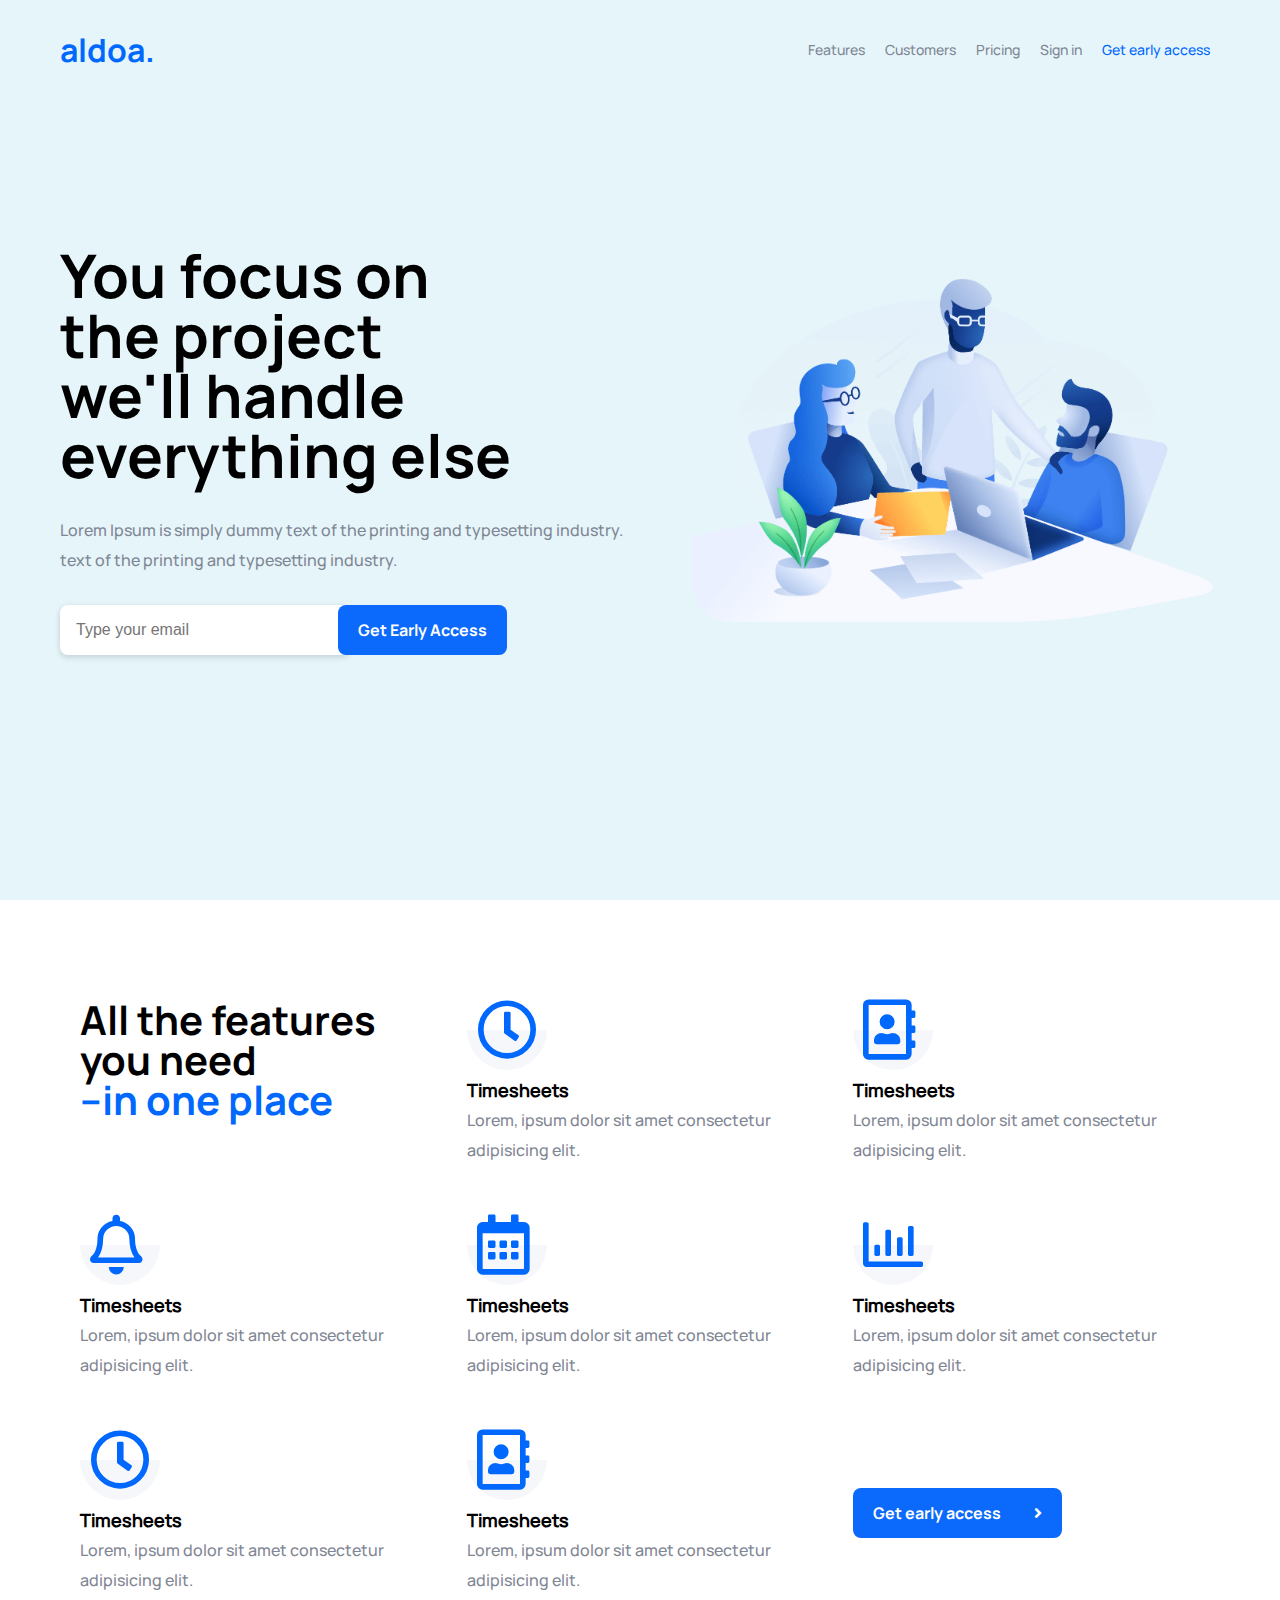
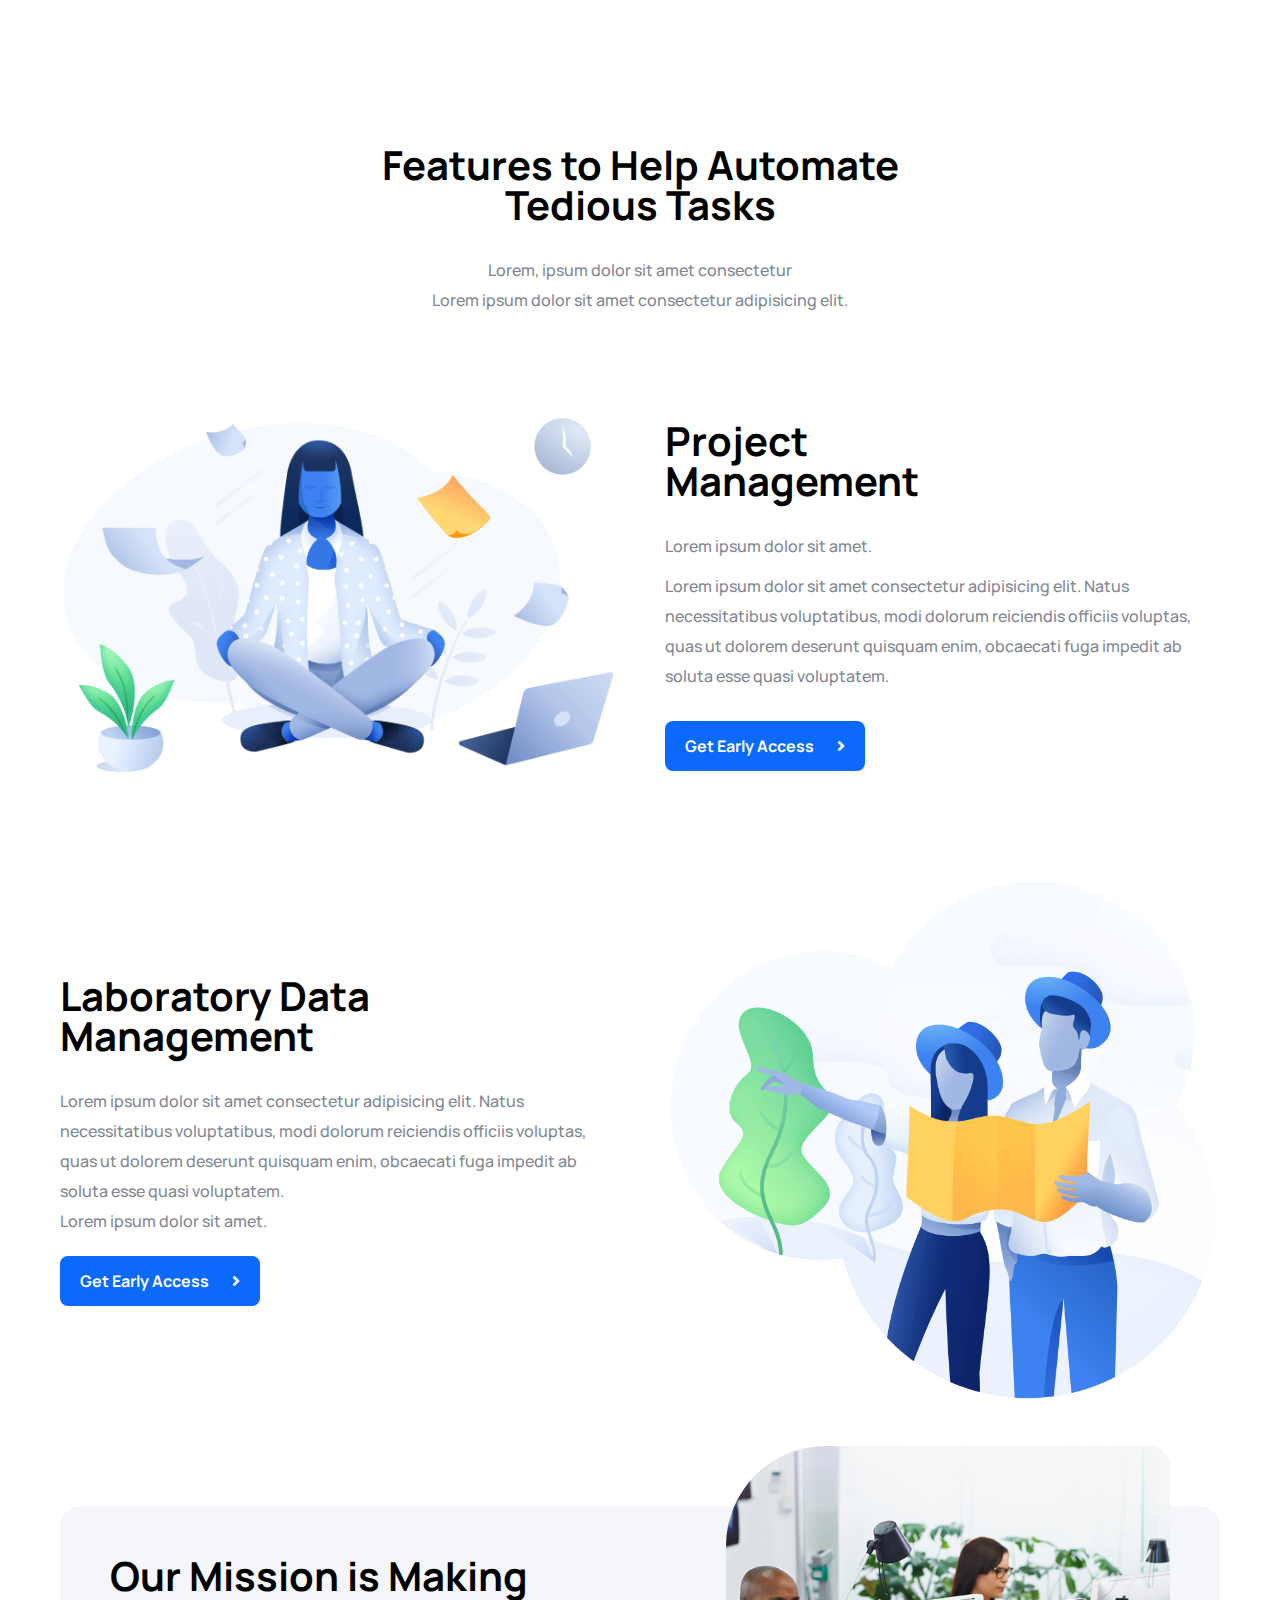
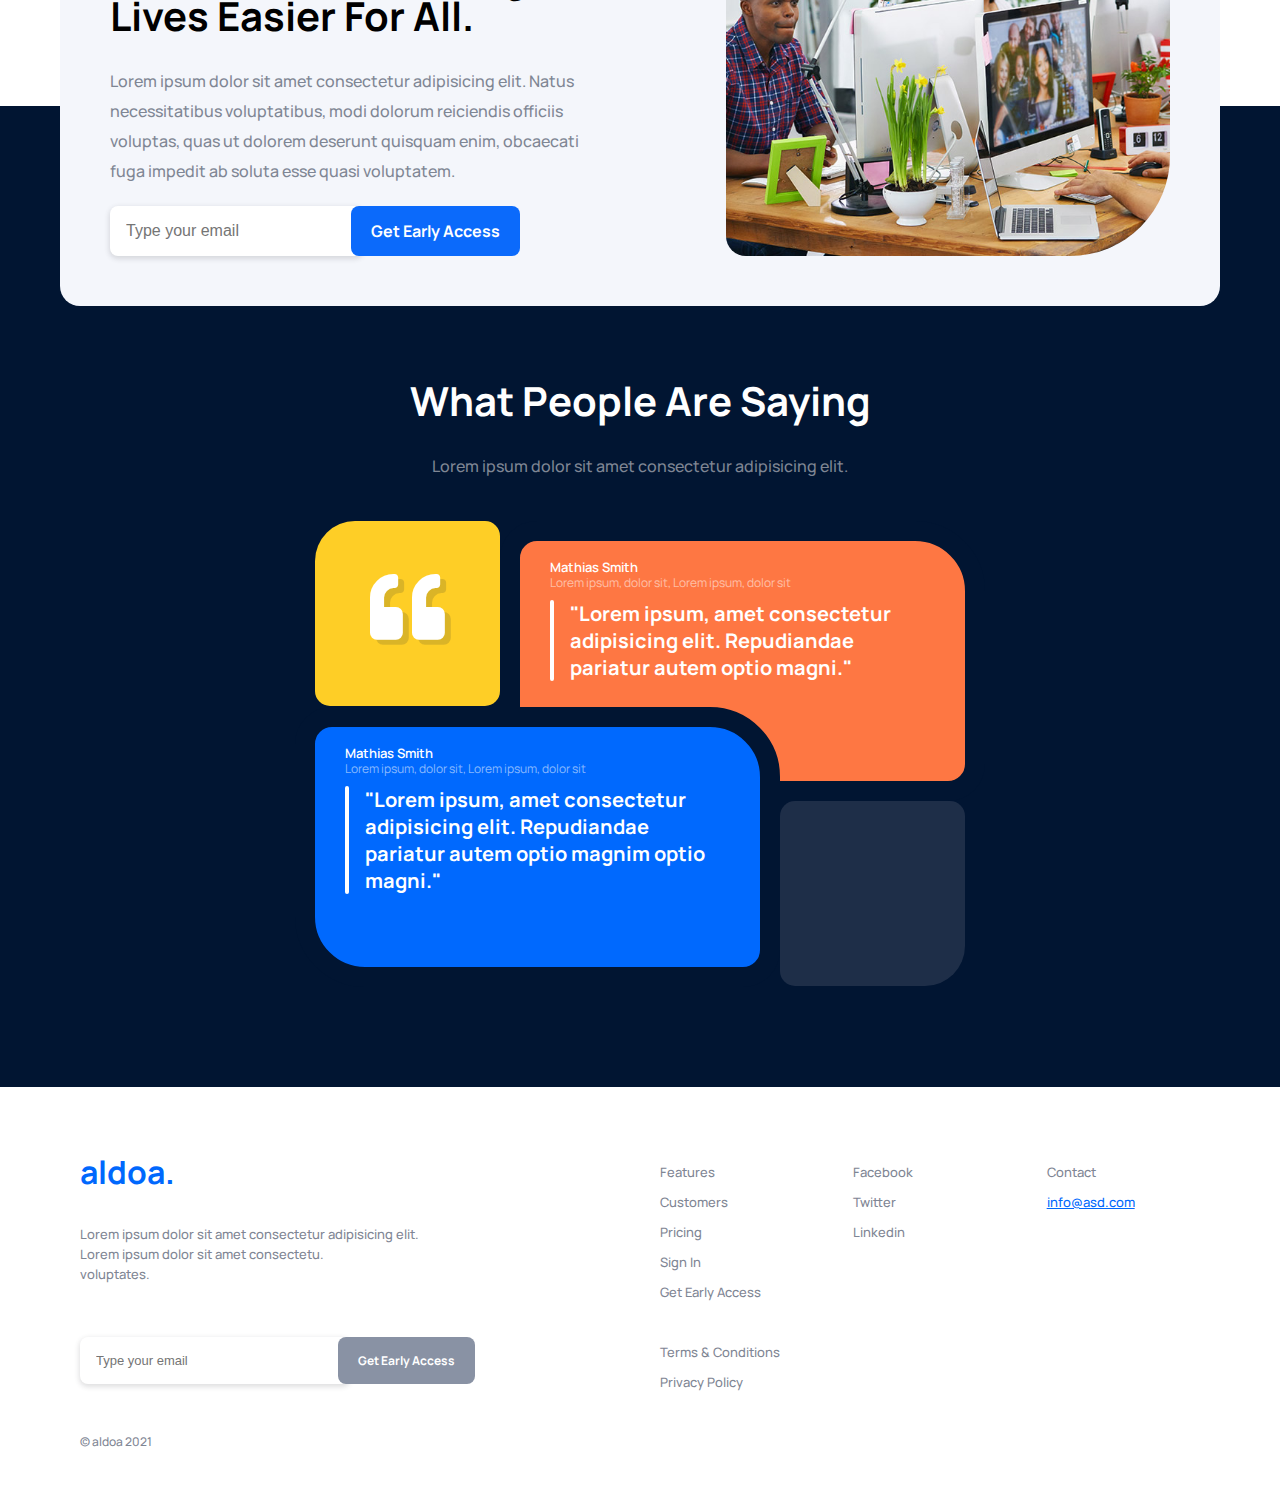
<file: index.html>
<!DOCTYPE html>
<html lang="en">
<head>
    <meta charset="UTF-8">
    <meta http-equiv="X-UA-Compatible" content="IE=edge">
    <meta name="viewport" content="width=device-width, initial-scale=1.0">
    <title>aldoa</title>
    <link rel="stylesheet" href="css/all.css">
    <link rel="stylesheet" href="css/style.css">
</head>
<body>
    <div>
        <header id="header">
            <div class="container flex-box">
                <h1><a href="index.html" class="logo">aldoa.</a></h1>
                <nav>
                    <ul class="flex-box">
                        <li><a href="">Features</a></li>
                        <li><a href="">Customers</a></li>
                        <li><a href="">Pricing</a></li>
                        <li><a href="">Sign in</a></li>
                        <li><a href="contact.html" class="txt-blue">Get early access</a></li>
                    </ul>
                </nav>
                <a href="" class="mobile-menu mobile-only">
                    <span class="hamburger-inner"></span>
                </a>
            </div>
        </header>
        <main id="main">
            <section class="banner">
                <div class="container flex-box">
                    <div class="panel-left">
                        <h2>You focus on<br/> the project <br/>we'll handle <br/>everything else</h2>
                        <p>Lorem Ipsum is simply dummy text of the printing and typesetting industry. text of the printing and typesetting industry.</p>
                        <div class="email-box flex-box">
                            <input type="text" placeholder="Type your email"> 
                            <input class="btn btn-primary" type="submit" value="Get Early Access">
                        </div>
                    </div>
                    <div class="panel-right">
                        <img  src="images/illustration-2.png" alt="Home">
                    </div>
                </div>
            </section>
            <div class="container">
                <section class="block">
                    <ul class="flex-box list-style-one">
                            <li>
                                <h3>All the features<br>you need<br><span class="txt-blue">--in one place</span></h3>
                            </li>
                            <li>
                                <i class="far fa-clock"></i>
                                <h4>Timesheets</h4>
                                <span>Lorem, ipsum dolor sit amet consectetur adipisicing elit.</span>
                            </li>
                            <li>
                                <i class="far fa-address-book"></i>
                                <h4>Timesheets</h4>
                                <span>Lorem, ipsum dolor sit amet consectetur adipisicing elit.</span>
                            </li> <li>
                                <i class="far fa-bell"></i>
                                <h4>Timesheets</h4>
                                <span>Lorem, ipsum dolor sit amet consectetur adipisicing elit.</span>
                            </li>
                            <li>
                                <i class="far fa-calendar-alt"></i>
                                <h4>Timesheets</h4>
                                <span>Lorem, ipsum dolor sit amet consectetur adipisicing elit.</span>
                            </li>
                            <li>
                                <i class="far fa-chart-bar"></i>
                                <h4>Timesheets</h4>
                                <span>Lorem, ipsum dolor sit amet consectetur adipisicing elit.</span>
                            </li> <li>
                                <i class="far fa-clock"></i>
                                <h4>Timesheets</h4>
                                <span>Lorem, ipsum dolor sit amet consectetur adipisicing elit.</span>
                            </li>
                            <li>
                                <i class="far fa-address-book"></i>
                                <h4>Timesheets</h4>
                                <span>Lorem, ipsum dolor sit amet consectetur adipisicing elit.</span>
                            
                            <li>
                                <a class="btn btn-primary" href="">Get early access <i class="fas fa-angle-right"></i></a>
                            </li>
                    </ul>
                </section>
                <section class="block txt-center">
                    <h3>Features to Help Automate <span class="spn-brk"></span>Tedious Tasks</h3>
                    <p>Lorem, ipsum dolor sit amet consectetur<span class="spn-brk"></span>Lorem ipsum dolor sit amet consectetur adipisicing elit. </p>
                </section>
                <section class="block flex-box two-column">
                    <div class="col-left">
                        <img  src="images/illustration-8.png" alt="">
                    </div>
                    <div class="col-right">
                        <h3>Project <span class="spn-brk"></span>Management</h3>
                        <p>Lorem ipsum dolor sit amet.</p>
                        <p>Lorem ipsum dolor sit amet consectetur adipisicing elit. Natus necessitatibus voluptatibus, modi dolorum reiciendis officiis voluptas, quas ut dolorem deserunt quisquam enim, obcaecati fuga impedit ab soluta esse quasi voluptatem.</p>
                        <a class="btn btn-primary" href="">Get Early Access <i class="fas fa-angle-right"></i></a>
                    </div>
                </section>
                <section class="block flex-box two-column">
                    <div class="col-left">
                        
                        <h3>Laboratory Data<span class="spn-brk"></span>Management</h3>
                        <p>Lorem ipsum dolor sit amet consectetur adipisicing elit. Natus necessitatibus voluptatibus, modi dolorum reiciendis officiis voluptas, quas ut dolorem deserunt quisquam enim, obcaecati fuga impedit ab soluta esse quasi voluptatem.</p>
                        <p>Lorem ipsum dolor sit amet.</p>
                        <a class="btn btn-primary" href="">Get Early Access <i class="fas fa-angle-right"></i></a>
                    </div>
                    <div class="col-right">
                        <img src="images/illustration-1.png" alt="">
                    </div>
                </section>
                <section class="block flex-box two-column mission-wrap">
                    <div class="col-left">
                        <h3>Our Mission is Making<span class="spn-brk"></span>Lives Easier For All.</h3>
                        <p>Lorem ipsum dolor sit amet consectetur adipisicing elit. Natus necessitatibus voluptatibus, modi dolorum reiciendis officiis voluptas, quas ut dolorem deserunt quisquam enim, obcaecati fuga impedit ab soluta esse quasi voluptatem.</p>
                        
                        <div class="email-box flex-box">
                            <input type="text" placeholder="Type your email"> 
                            <input class="btn btn-primary" type="submit" value="Get Early Access">
                        </div>
                    </div>
                    <div class="col-right">
                        <img class="semi-radius" src="images/img-3.jpg" alt="">
                    </div>
                </section>
            </div>
            <section class="people-box block">
                <div class="container">
                <header class="people-box-title txt-center">
                    <h3>What People Are Saying</h3>
                    <p>Lorem ipsum dolor sit amet consectetur adipisicing elit.</p>
                </header>
                <ul class="list-style-two flex-box">
                    <li><i class="fas fa-quote-left"></i></li>
                    <li>
                        <span class="txt-name">Mathias Smith</span>
                        <small>Lorem ipsum, dolor sit, Lorem ipsum, dolor sit</small>
                        <span class="txt-quote">"Lorem ipsum, amet consectetur adipisicing elit. Repudiandae pariatur autem  optio magni."</span>   
                    </li>
                    <li>
                        <span class="txt-name">Mathias Smith</span>
                        <small>Lorem ipsum, dolor sit, Lorem ipsum, dolor sit</small>
                        <span class="txt-quote">"Lorem ipsum, amet consectetur adipisicing elit. Repudiandae pariatur autem  optio magnim  optio magni."</span>   
                    </li>
                    <li><span></span></li>
                </ul>
            </div>
            </section>
        </main>
        <footer id="footer">
            <div class="container">
                <ul class="flex-box footer-top">
                    <li><a href="" class="logo">aldoa.</a>
                    <span>Lorem ipsum dolor sit amet consectetur adipisicing elit.<small class="spn-brk"></small>Lorem ipsum dolor sit amet consectetu.<small class="spn-brk"></small>voluptates.</span></li>
                    <li>
                        <ul>
                            <li><a href="">Features</a></li>
                            <li><a href="">Customers</a></li>
                            <li><a href="">Pricing</a></li>
                            <li><a href="">Sign In</a></li>
                            <li><a href="">Get Early Access</a></li>
                        </ul>
                    </li>
                    <li>
                        <ul>
                            <li><a href="">Facebook</a></li>
                            <li><a href="">Twitter</a></li>
                            <li><a href="">Linkedin</a></li>
                        </ul>
                    </li>
                    <li>
                        <ul class="footer-contact">
                            <li><span>Contact</span></li>
                            <li><a href="" class="txt-blue">info@asd.com</a></li>

                        </ul>
                    </li>
                </ul>
                <ul class="flex-box footer-top">
                    <li><div class="email-box flex-box">
                        <input type="text" placeholder="Type your email"> 
                        <input class="btn btn-secondary" type="submit" value="Get Early Access">
                    </div></li>
                    <li>
                        <ul>
                            <li><a href="">Terms & Conditions</a></li>
                            <li><a href="">Privacy Policy</a></li>
                        </ul>
                    </li>
                </ul>
                <span class="copy-txt">&copy; aldoa 2021</span>
            </div>
        </footer>
    </div>
</body>
</html>
</file>
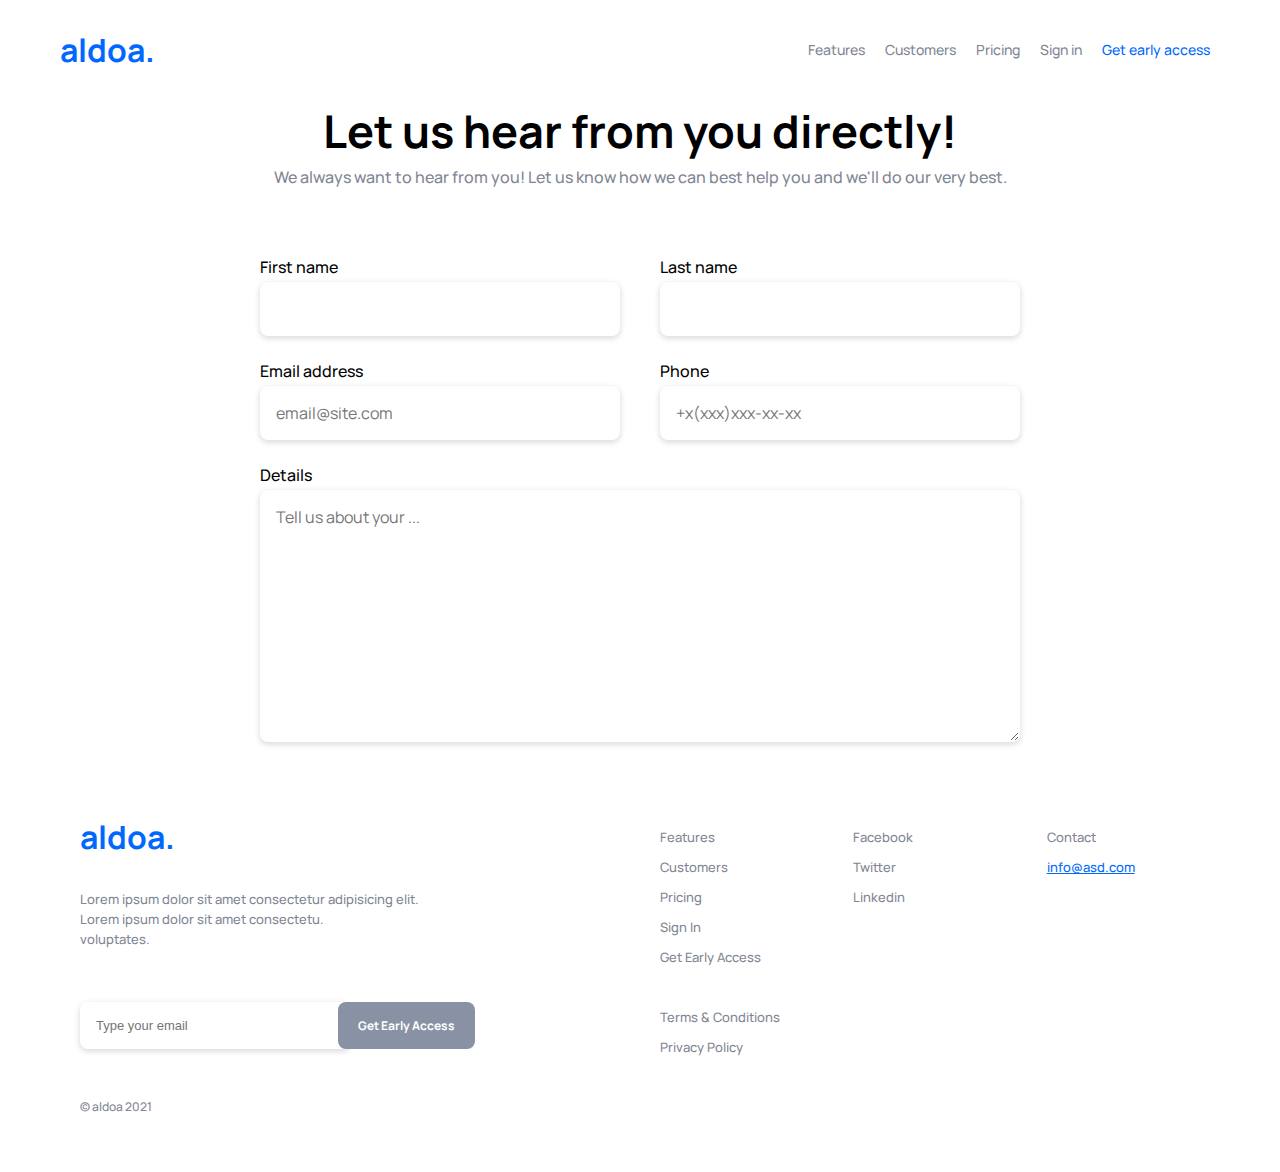
<file: contact.html>
<!DOCTYPE html>
<html lang="en">
<head>
    <meta charset="UTF-8">
    <meta http-equiv="X-UA-Compatible" content="IE=edge">
    <meta name="viewport" content="width=device-width, initial-scale=1.0">
    <title>aldoa</title>
    <link rel="stylesheet" href="css/all.css">
    <link rel="stylesheet" href="css/style.css">
</head>
<body>
    <div>
        <header id="header">
            <div class="container flex-box">
                <h1><a href="index.html" class="logo">aldoa.</a></h1>
                <nav>
                    <ul class="flex-box">
                        <li><a href="">Features</a></li>
                        <li><a href="">Customers</a></li>
                        <li><a href="">Pricing</a></li>
                        <li><a href="">Sign in</a></li>
                        <li><a href="contact.html" class="txt-blue">Get early access</a></li>
                    </ul>
                </nav>
                <a href="" class="mobile-menu mobile-only">
                    <span class="hamburger-inner"></span>
                </a>
            </div>
        </header>
        <main id="main">
            <div class="container">
                <section class="block contact-box">
                   <h2>Let us hear from you directly!</h2>
                   <p>We always want to hear from you! Let us know how we can best help you and we'll do our very best.</p>
                   <form action="">
                       <ul class="contact-form">
                           <li>
                               <div class="form-col">
                                   <label for="">First name</label>
                                   <input type="text">
                               </div>
                               <div class="form-col">
                                <label for="">Last name</label>
                                <input type="text">
                            </div>
                           </li>
                           <li>
                            <div class="form-col">
                                <label for="">Email address</label>
                                <input type="email" placeholder="email@site.com">
                            </div>
                            <div class="form-col">
                             <label for="">Phone</label>
                             <input type="text" placeholder="+x(xxx)xxx-xx-xx">
                         </div>
                        </li>
                           <li>
                            <div class="form-col">
                                <label for="">Details</label>
                                <textarea placeholder="Tell us about your ..." name="" id="" cols="30" rows="10"></textarea>
                                </div>
                            </li>
                       </ul>
                   </form>
                </section>

            </div>
        </main>
        <footer id="footer">
            <div class="container">
                <ul class="flex-box footer-top">
                    <li><a href="" class="logo">aldoa.</a>
                    <span>Lorem ipsum dolor sit amet consectetur adipisicing elit.<small class="spn-brk"></small>Lorem ipsum dolor sit amet consectetu.<small class="spn-brk"></small>voluptates.</span></li>
                    <li>
                        <ul>
                            <li><a href="">Features</a></li>
                            <li><a href="">Customers</a></li>
                            <li><a href="">Pricing</a></li>
                            <li><a href="">Sign In</a></li>
                            <li><a href="">Get Early Access</a></li>
                        </ul>
                    </li>
                    <li>
                        <ul>
                            <li><a href="">Facebook</a></li>
                            <li><a href="">Twitter</a></li>
                            <li><a href="">Linkedin</a></li>
                        </ul>
                    </li>
                    <li>
                        <ul class="footer-contact">
                            <li><span>Contact</span></li>
                            <li><a href="" class="txt-blue">info@asd.com</a></li>

                        </ul>
                    </li>
                </ul>
                <ul class="flex-box footer-top">
                    <li><div class="email-box flex-box">
                        <input type="text" placeholder="Type your email"> 
                        <input class="btn btn-secondary" type="submit" value="Get Early Access">
                    </div></li>
                    <li>
                        <ul>
                            <li><a href="">Terms & Conditions</a></li>
                            <li><a href="">Privacy Policy</a></li>
                        </ul>
                    </li>
                </ul>
                <span class="copy-txt">&copy; aldoa 2021</span>
            </div>
        </footer>
    </div>
</body>
</html>
</file>
<file: css/style.css>
@charset "utf-8";
/* CSS Document */

/* CSS DocumentProject: aldoa Website
----------------------------------------------------------------------------------------------------------*/

/*------------------Layout,Table of Contents-----------------------------------------------------------------
1. BASIC STYLING FOR COMMON HTML ELEMENTS
2. TYPOS
3. COMMON CSS CLASSES
4. SKELETON
5. HEADER SECTION
6. BODY SECTION
7. FOOTER SECTION
8. MEDIA QUERIES
-----------------------------------------------------------------------------------------------------------*/

/*................................................
    1. BASIC STYLING FOR COMMON HTML ELEMENTS
.................................................*/
* {
  margin: 0;
  padding: 0;
  -moz-box-sizing: border-box;
  -webkit-box-sizing: border-box;
  box-sizing: border-box;
}

html,
body {
  font-family: "Manrope-Medium", Arial, sans-serif;
  -webkit-text-size-adjust: 100%;
  -ms-text-size-adjust: 100%;
  -webkit-font-smoothing: antialiased;
  height: 100%;
}

body {
  font-size: 16px;
  color: var(--gray-color);
  background-color: #fff;
  line-height: 30px;
}

a,
a:hover,
a:focus {
  border: 0;
  outline: none;
  text-decoration: none;
}

ul {
  list-style: none;
}

img {
  max-width: 100%;
  object-fit: cover;
}

button,
input[type="button"],
input[type="submit"] {
  border: 0;
  outline: none;
}

html,
body,
div,
span,
applet,
object,
iframe,
h1,
h2,
h3,
h4,
h5,
h6,
p,
blockquote,
pre,
a,
abbr,
acronym,
address,
big,
cite,
code,
del,
dfn,
em,
img,
ins,
kbd,
q,
s,
samp,
small,
strike,
strong,
sub,
sup,
tt,
var,
b,
u,
i,
center,
dl,
dt,
dd,
ol,
ul,
li,
fieldset,
form,
label,
legend,
table,
caption,
tbody,
tfoot,
thead,
tr,
th,
td,
article,
aside,
canvas,
details,
embed,
figure,
figcaption,
footer,
header,
hgroup,
menu,
nav,
output,
ruby,
section,
summary,
time,
mark,
audio,
video {
  margin: 0;
  padding: 0;
  border: 0;
  vertical-align: baseline;
}

/* make sure to set some focus styles for accessibility */
:focus {
  outline: 0;
}

/* HTML5 display-role reset for older browsers */
article,
aside,
details,
figcaption,
figure,
footer,
header,
hgroup,
menu,
nav,
section {
  display: block;
}

ol,
ul {
  list-style: none;
}

blockquote,
q {
  quotes: none;
}

blockquote:before,
blockquote:after,
q:before,
q:after {
  content: "";
  content: none;
}

table {
  border-collapse: collapse;
  border-spacing: 0;
}

input[type="search"]::-webkit-search-cancel-button,
input[type="search"]::-webkit-search-decoration,
input[type="search"]::-webkit-search-results-button,
input[type="search"]::-webkit-search-results-decoration {
  -webkit-appearance: none;
  -moz-appearance: none;
}

input[type="search"] {
  -webkit-appearance: none;
  -moz-appearance: none;
  -webkit-box-sizing: content-box;
  -moz-box-sizing: content-box;
  box-sizing: content-box;
}

textarea {
  overflow: auto;
  vertical-align: top;
  resize: vertical;
}

/**
 * Correct `inline-block` display not defined in IE 6/7/8/9 and Firefox 3.
 */

audio,
canvas,
video {
  display: inline-block;
  *display: inline;
  *zoom: 1;
  max-width: 100%;
}

/**
 * Prevent modern browsers from displaying `audio` without controls.
 * Remove excess height in iOS 5 devices.
 */

audio:not([controls]) {
  display: none;
  height: 0;
}

/**
 * Address styling not present in IE 7/8/9, Firefox 3, and Safari 4.
 * Known issue: no IE 6 support.
 */

[hidden] {
  display: none;
}

/**
 * 1. Correct text resizing oddly in IE 6/7 when body `font-size` is set using
 *    `em` units.
 * 2. Prevent iOS text size adjust after orientation change, without disabling
 *    user zoom.
 */

/*html {
  /*font-size: 100%; /* 1 */
/*-webkit-text-size-adjust: 100%; /* 2 */
/* -ms-text-size-adjust: 100%;  2 */
/*} */

/**
 * Address `outline` inconsistency between Chrome and other browsers.
 */

a:focus {
  outline: thin dotted;
}

/**
 * Improve readability when focused and also mouse hovered in all browsers.
 */

a:active,
a:hover {
  outline: 0;
}

/**
 * 1. Remove border when inside `a` element in IE 6/7/8/9 and Firefox 3.
 * 2. Improve image quality when scaled in IE 7.
 */

img {
  border: 0;
  /* 1 */
  -ms-interpolation-mode: bicubic;
  /* 2 */
}

/**
 * Address margin not present in IE 6/7/8/9, Safari 5, and Opera 11.
 */

figure {
  margin: 0;
}

/**
 * Correct margin displayed oddly in IE 6/7.
 */

form {
  margin: 0;
}

/**
 * Define consistent border, margin, and padding.
 */

fieldset {
  border: 1px solid #c0c0c0;
  margin: 0 2px;
  padding: 0.35em 0.625em 0.75em;
}

/**
 * 1. Correct color not being inherited in IE 6/7/8/9.
 * 2. Correct text not wrapping in Firefox 3.
 * 3. Correct alignment displayed oddly in IE 6/7.
 */

legend {
  border: 0;
  /* 1 */
  padding: 0;
  white-space: normal;
  /* 2 */
  *margin-left: -7px;
  /* 3 */
}

/**
 * 1. Correct font size not being inherited in all browsers.
 * 2. Address margins set differently in IE 6/7, Firefox 3+, Safari 5,
 *    and Chrome.
 * 3. Improve appearance and consistency in all browsers.
 */

button,
input,
select,
textarea {
  font-size: 100%;
  /* 1 */
  margin: 0;
  /* 2 */
  vertical-align: baseline;
  /* 3 */
  *vertical-align: middle;
  /* 3 */
}

/**
 * Address Firefox 3+ setting `line-height` on `input` using `!important` in
 * the UA stylesheet.
 */

button,
input {
  line-height: normal;
}

/**
 * Address inconsistent `text-transform` inheritance for `button` and `select`.
 * All other form control elements do not inherit `text-transform` values.
 * Correct `button` style inheritance in Chrome, Safari 5+, and IE 6+.
 * Correct `select` style inheritance in Firefox 4+ and Opera.
 */

button,
select {
  text-transform: none;
}

/**
 * 1. Avoid the WebKit bug in Android 4.0.* where (2) destroys native `audio`
 *    and `video` controls.
 * 2. Correct inability to style clickable `input` types in iOS.
 * 3. Improve usability and consistency of cursor style between image-type
 *    `input` and others.
 * 4. Remove inner spacing in IE 7 without affecting normal text inputs.
 *    Known issue: inner spacing remains in IE 6.
 */

button,
html input[type="button"],
/* 1 */
input[type="reset"],
input[type="submit"] {
  -webkit-appearance: button;
  /* 2 */
  cursor: pointer;
  /* 3 */
  *overflow: visible;
  /* 4 */
}

/**
 * Re-set default cursor for disabled elements.
 */

button[disabled],
html input[disabled] {
  cursor: default;
}

/**
 * 1. Address box sizing set to content-box in IE 8/9.
 * 2. Remove excess padding in IE 8/9.
 * 3. Remove excess padding in IE 7.
 *    Known issue: excess padding remains in IE 6.
 */

input[type="checkbox"],
input[type="radio"] {
  /*box-sizing: border-box;  1 */
  /*  padding: 0;  2 */
  /*height: 13px;  3 */
  /*width: 13px;  3 */
}

/**
 * 1. Address `appearance` set to `searchfield` in Safari 5 and Chrome.
 * 2. Address `box-sizing` set to `border-box` in Safari 5 and Chrome
 *    (include `-moz` to future-proof).
 */

input[type="search"] {
  -webkit-appearance: textfield;
  /* 1 */
  -moz-box-sizing: content-box;
  -webkit-box-sizing: content-box;
  /* 2 */
  box-sizing: content-box;
}

/**
 * Remove inner padding and search cancel button in Safari 5 and Chrome
 * on OS X.
 */

input[type="search"]::-webkit-search-cancel-button,
input[type="search"]::-webkit-search-decoration {
  -webkit-appearance: none;
}

/**
 * Remove inner padding and border in Firefox 3+.
 */

button::-moz-focus-inner,
input::-moz-focus-inner {
  border: 0;
  padding: 0;
}

/**
 * 1. Remove default vertical scrollbar in IE 6/7/8/9.
 * 2. Improve readability and alignment in all browsers.
 */

textarea {
  overflow: auto;
  /* 1 */
  vertical-align: top;
  /* 2 */
}

/**
 * Remove most spacing between table cells.
 */

table {
  border-collapse: collapse;
  border-spacing: 0;
}

html,
button,
input,
select,
textarea {
  color: #32425f;
}

::-moz-selection {
  background: #b3d4fc;
  text-shadow: none;
}

::selection {
  background: #b3d4fc;
  text-shadow: none;
}

img {
  vertical-align: middle;
}

fieldset {
  border: 0;
  margin: 0;
  padding: 0;
}

textarea {
  resize: vertical;
}

.chromeframe {
  margin: 0.2em 0;
  background: #ccc;
  color: #000;
  padding: 0.2em 0;
}

button {
  text-transform: uppercase;
  color: #000;
  padding-top: 15px;
  padding-bottom: 15px;
  padding-left: 33px;
  padding-right: 33px;
}

/*................................................
    2. TYPOS
.................................................*/
@font-face {
  font-family: "Manrope-SemiBold";
  src: url("../fonts/Manrope-SemiBold.woff2") format("woff2"),
    url("../fonts/Manrope-SemiBold.woff") format("woff");
  font-weight: 600;
  font-style: normal;
  font-display: swap;
}

@font-face {
  font-family: "Manrope-Medium";
  src: url("../fonts/Manrope-Medium.woff2") format("woff2"),
    url("../fonts/Manrope-Medium.woff") format("woff");
  font-weight: 500;
  font-style: normal;
  font-display: swap;
}

@font-face {
  font-family: "Manrope";
  src: url("../fonts/Manrope-Regular.woff2") format("woff2"),
    url("../fonts/Manrope-Regular.woff") format("woff");
  font-weight: normal;
  font-style: normal;
  font-display: swap;
}

@font-face {
  font-family: "Manrope-Bold";
  src: url("../fonts/Manrope-Bold.woff2") format("woff2"),
    url("../fonts/Manrope-Bold.woff") format("woff");
  font-weight: bold;
  font-style: normal;
  font-display: swap;
}

/*................................................
    3. COMMON CSS CLASSES
.................................................*/
:root {
  --gray-color: #7f8694;
  --gray-light: #f5f7fb;
  --blue-color: #0068fd;
  --blue-dark: #0b6afb;
  --secondary-color: #8992a4;
  --black-color: #000;
  --banner-color: #e6f5fa;
  --font-normal: "Manrope";
  --font-medium: "Manrope-Medium";
  --font-semibold: "Manrope-SemiBold";
  --font-bold: "Manrope-Bold";
}

.container {
  max-width: 1200px;
  margin: 0 auto;
  padding: 0 20px;
}

.flex-box {
  display: flex;
}

h2,
.block.col-holder h3 {
  color: #000;
  /* font-family: "Manrope-SemiBold";
    font-size: 45px; */
  font: 45px "Manrope-Bold";
}

.block h3 {
  color: #000;
  font: 40px "Manrope-Bold";
  margin-bottom: 30px;
  line-height: 1;
}

.txt-secondary {
  color: var(--secondary-color);
}

/*Button styles*/
.btn {
  outline: none;
  font-family: "Manrope-Bold";
  font-size: 16px;
  border-radius: 8px;
  padding: 10px 20px;
  display: inline-block;
}

.btn:hover {
  opacity: 0.9;
  box-shadow: 0 2px 5px 1px rgba(64, 60, 67, .16);
}

.btn-primary {
  background: var(--blue-dark);
  color: #fff;
}

.btn-primary i {
  margin-left: 20px;
}

.btn-secondary {
  background: var(--secondary-color);
  color: #fff;
}

/* .btn-secondary,
.btn-secondary:hover {
  border: 1px solid var(--secondary-color);
  color: var(--secondary-color);
} */
.block {
  margin-top: 100px;
}

.block .block-panel-right,
.block .block-panel-left {
  width: 50%;
}

.block .block-panel-right p {
  margin-bottom: 40px;
}

.block-center {
  text-align: center;
}

.title-area {
  margin-bottom: 30px;
}

.listing-style li img {
  border-radius: 50%;
  background: #f0f1ec;
  padding: 20px;
  max-width: 100px;
  max-height: 100px;
}

.listing-style-one li {
  padding: 0 20px;
}

.listing-style li h4 {
  color: #3a3a3a;
  font: 20px "Manrope-Bold";
  margin: 20px 0;
}

.listing-style-two {
  flex-wrap: wrap;
}

.listing-style-two li {
  flex: 0 1 33.333%;
  padding: 20px;
  transition: background-color 0.5s ease;
}

.listing-style-two a {
  color: var(--secondary-color);
  opacity: 0;
  transition: opacity 0.2s ease;
}

.listing-style-two p {
  margin-bottom: 20px;
}

.listing-style-two li:hover {
  background-color: #fff;
  border-radius: 12px;
}

.listing-style-two li:hover a {
  opacity: 1;
}

.listing-style-three {
  display: flex;
  flex-wrap: wrap;
}

.listing-style-three li {
  flex: 1 0 33.33%;
  padding: 15px;
}

.listing-style-three li img {
  border-radius: 10px;
  width: 100%;
  object-fit: cover;
  height: 100%;
}

hr {
  background: #ffffff;
  border: 0;
  border-top: 1px solid #e7e6e4;
}

/*Hamberger menu*/
.mobile-menu {
  position: relative;
  display: inline-block;
  width: 40px;
  height: 24px;
  z-index: 2;
}

.hamburger-inner {
  top: 50%;
  display: block;
  margin-top: -2px;
}

.hamburger-inner,
.hamburger-inner:after,
.hamburger-inner:before {
  position: absolute;
  width: 40px;
  height: 4px;
  transition-timing-function: ease;
  transition-duration: 0.15s;
  transition-property: transform;
  border-radius: 4px;
  background-color: var(--blue-color);
}

.hamburger-inner:after,
.hamburger-inner:before {
  display: block;
  content: "";
}

.hamburger-inner:before {
  top: -10px;
}

.hamburger-inner:after {
  bottom: -10px;
}

.open .hamburger-inner {
  -webkit-transform: rotate(45deg);
  -moz-transform: rotate(45deg);
  -o-transform: rotate(45deg);
  transform: rotate(45deg);
  top: 15px;
  left: 0;
}

.open .hamburger-inner:after {
  -webkit-transform: rotate(-90deg);
  -moz-transform: rotate(-90deg);
  -o-transform: rotate(-90deg);
  transform: rotate(-90deg);
  top: -1px;
  left: 1px;
}

.open .hamburger-inner:before {
  width: 0%;
  opacity: 0;
}

input[type="text"],
input[type="email"],
input[type="tel"],
textarea {

  background: #fff;
  outline: none;
  padding: 15px;
  border-radius: 8px;

  border: 1px solid transparent;
  box-shadow: 0 2px 5px 1px rgba(64, 60, 67, .16);
}

.semi-radius {
  border-top-left-radius: 100px;
  border-bottom-right-radius: 100px;
  border-top-right-radius: 20px;
  border-bottom-left-radius: 20px;
}

.txt-blue {
  color: var(--blue-color);
}

.txt-center {
  text-align: center;
}

.spn-brk {
  display: block;
}

.two-column>div {
  flex: 1;
  align-self: center;
}

.two-column .col-right p {
  margin-bottom: 10px;
}

.two-column .col-right .btn,
.two-column .col-left .btn {
  margin-top: 20px;
}

/*................................................
    4. SKELETON
.................................................*/
#header {
  padding: 25px 0;
  position: absolute;
  top: 0;
  width: 100%;
  /* background: var(--banner-color); */
}

#footer {
  padding-top: 70px;
}

/*................................................
    5. HEADER SECTION
.................................................*/
.logo {
  color: var(--blue-color);
  font-family: var(--font-bold);
}

#header .container {
  justify-content: space-between;
}

#header h1 {
  align-self: center;
}

#header ul li a {
  color: var(--gray-color);
  font-size: 14px;
  padding: 10px;
  display: inline-block;

  font-family: var(--font-medium);
}

#header ul li a:hover {
  color: var(--black-color);
}

#header ul li a.txt-blue {
  color: var(--blue-color);
}

/*................................................
    6. BODY SECTION
.................................................*/
/*Banner*/
.banner {
  background: var(--banner-color);
  min-height: 100vh;
}

.banner .panel-left,
.banner .panel-right {
  width: 50%;
  padding: 120px 0;
}

.banner .panel-right img {
  width: 100%;
}

/* .banner .panel-right img {
  height: 70vh;
} */
.banner .container {
  align-items: center;
  min-height: inherit;
}

.banner .container h2 {
  margin-bottom: 30px;
  line-height: 1;
}

.banner h2 {
  font-size: 60px;
}

.banner .container p {
  margin-bottom: 30px;
}

.email-box input[type="text"] {
  flex: 0 0 50%;
}

.email-box input[type="submit"] {
  margin-left: -12px;
}

.letter-box {
  background: #f1f2ee;
  border-radius: 10px;
  padding: 50px 15px;
}

.list-style-one {
  flex-wrap: wrap;
  text-align: left;
}

.list-style-one li {
  flex: 1 0 33.333%;
  display: flex;
  flex-direction: column;
  padding: 0 20px;
  margin-bottom: 50px;
}

.list-style-one li i {
  font-size: 60px;
  padding-left: 10px;
  position: relative;
}

.list-style-one li:not(:last-child) i {
  color: var(--blue-color);
}

.list-style-one li h4 {
  font-size: 18px;
  margin-bottom: 0;
  margin-top: 15px;
  color: var(--black-color);
}

.list-style-one li:last-child {
  display: block;
  align-self: center;
}

.list-style-one li:not(:last-child) i::after {
  content: "";
  width: 80px;
  height: 40px;
  background-color: var(--gray-light);
  position: absolute;
  border-bottom-left-radius: 40px;
  border-bottom-right-radius: 40px;
  left: 0;
  z-index: -1;
  top: 50%;
}

.list-style-one li:last-child a i {
  font-size: revert;
  margin-left: 20px;

}

.mission-wrap {
  padding: 50px;
  background-color: #f4f6fb;
  border-radius: 20px;
  align-items: flex-end;
  justify-content: space-between;
  position: relative;
}

.mission-wrap.two-column>div {
  align-self: revert;
}

.mission-wrap.two-column .col-right {
  position: relative;
}

.mission-wrap.two-column .col-right img {
  position: absolute;
  bottom: 0;
  height: 410px;
  width: 80%;
  right: 0;
}

.mission-wrap .email-box {
  margin-top: 20px;
}

.mission-wrap .email-box .btn {
  margin-top: 0;

}

.people-box {
  margin-top: -200px;
  padding-top: 275px;
  background: #011532;
  padding-bottom: 100px;
}


.people-box.block h3 {
  color: #fff;
}

.list-style-two {
  flex-wrap: wrap;
  max-width: 650px;
  margin: 0 auto;
  padding-top: 40px;
  color: #fff;
}

.list-style-two li:nth-child(2),
.list-style-two li:nth-child(3) {
  flex: 1 1 50%;
}

.list-style-two li:nth-child(4) span,
.list-style-two li:nth-child(1) i {
  width: 185px;
  height: 185px;
}

.list-style-two li:nth-child(1) i {
  -webkit-border-radius: 15px;
  -webkit-border-top-left-radius: 40px;
  -moz-border-radius: 15px;
  -moz-border-radius-topleft: 40px;
  border-radius: 15px;
  border-top-left-radius: 40px;
  background: #fece26;
  font-size: 75px;
  padding: 30px;
  color: #fff;
  text-shadow: 2px 2px #FF0000;
  text-shadow: 6px 5px 0px rgb(1 21 50 / 14%);
  line-height: 1.5;
  text-align: center;
}

.list-style-two li:nth-child(2),
.list-style-two li:nth-child(3) {
  -webkit-border-radius: 37px;
  -webkit-border-top-right-radius: 70px;
  -webkit-border-bottom-left-radius: 70px;
  -moz-border-radius: 37px;
  -moz-border-radius-topright: 70px;
  -moz-border-radius-bottomleft: 70px;
  border-radius: 37px;
  border-top-right-radius: 70px;
  border-bottom-left-radius: 70px;
  border: 20px solid #011532;
  padding: 20px 30px;
  min-height: 280px;
}

.list-style-two li:nth-child(2) {
  background-color: #fe7743;
  margin-right: -20px;

}

.list-style-two li:nth-child(3) {
  background-color: #0069fe;
  margin-top: -94px;
  margin-left: -20px;
}

.list-style-two li .txt-name {

  font-size: 13px;
  font-family: var(--font-semibold);
}

.list-style-two li small {
  font-family: var(--font-normal);
  color: rgb(255 255 255 / 55%);
  font-size: 12px;
  margin-top: 3px;
}

.list-style-two li .txt-name,
.list-style-two li small,
.list-style-two li:nth-child(4) span {
  line-height: 1;
  display: block;
}

.list-style-two li .txt-quote {
  font: 20px var(--font-bold);
  margin-top: 11px;
  display: block;
  position: relative;
  padding-left: 20px;
}

.list-style-two li .txt-quote::before {
  content: "";
  width: 4px;
  height: 100%;
  background: #fff;
  position: absolute;
  border-radius: 30px;
  left: 0;
}

.list-style-two li:nth-child(4) span {
  -webkit-border-radius: 15px;
  -webkit-border-bottom-right-radius: 40px;
  -moz-border-radius: 15px;
  -moz-border-radius-bottomright: 40px;
  border-radius: 15px;
  border-bottom-right-radius: 40px;
  background: #1e2e48;

}






.mail-box {
  border-radius: 10px;
  padding: 10px;
  max-width: 550px;
  margin: 0 auto;
  background: #fff;
  display: flex;
  justify-content: space-between;
}

.letter-box .mail-box input[type="text"] {
  border: 0;
  outline: none;
  background: transparent;
  width: 100%;
  padding: 15px 20px;
  font-size: 18px;
}

.letter-box .mail-box .btn {
  font-size: 20px;
}

/*Testimonial Slider*/
.testimonial-slider {
  margin-top: 75px;
}

.testimonial-slider .flex-box {
  justify-content: center;
}

.testimonial-slider .flex-box>img {
  max-width: 300px;
  border-radius: 10px;
}

.testimonial-slider .flex-box .slider-info {
  padding-left: 40px;
}

.testimonial-slider .flex-box .slider-info img {
  border-radius: 50%;
  background: #709d61;
  padding: 10px;
  max-width: 50px;
  height: 50px;
  margin-bottom: 8px;
}

.testimonial-slider .flex-box .slider-info p {
  max-width: 500px;
}

.testimonial-slider .flex-box .slider-info h5 {
  color: #000;
  font: 20px "Manrope-Bold";
  margin-top: 20px;
}

/*Contact page*/
.contact-form {
  max-width: 800px;
  margin: 0 auto;
  padding-top: 50px;
}

.contact-form .form-box {
  display: flex;
  flex-direction: column;
  padding-bottom: 50px;
}

.contact-form .form-box textarea {
  height: 75px;
}
.contact-form li {
  display: flex;

}
.contact-form li label {
  display: block;
  color: var(--black-color);
}
.contact-form li > div {
  flex: 1;
  padding: 10px 20px;
}
.contact-form li input[type="text"],
.contact-form li input[type="email"],
.contact-form li input[type="tel"],
.contact-form li textarea {
  width: 100%;
  font-family: var(--font-normal);
}
.contact-box h2,
.contact-box p {
  text-align: center;
}
/*................................................
    7. FOOTER SECTION
.................................................*/

#footer .footer-top li:first-child {
  flex-basis: 50%;
  flex-shrink: 0;
}

#footer .footer-top {
  padding-bottom: 30px;
}

#footer .flex-box>li {
  flex: 0 1 25%;
  padding: 0 20px;
  font-size: 13px;
}

#footer .flex-box>li a {
  color: var(--gray-color);
  font-size: 13px;
}

#footer .flex-box.footer-top>li:first-child a {
  color: var(--blue-color);
  font-family: var(--font-bold);
  font-size: 32px;

}

#footer .flex-box.footer-top>li:first-child span {
  display: block;
  line-height: 20px;
  margin-top: 30px;
}

#footer .flex-box.footer-top>li .footer-contact a {
  color: var(--blue-color);
  text-decoration: underline;
}

#footer .flex-box.footer-top .btn {
  font-size: 12px;
}

.copy-txt {
  display: block;
  font-size: 12px;
  padding: 0 20px 50px 20px;
}

#footer .flex-box>li h4 {
  color: #000;
  font: 20px "Manrope-Bold";
  margin-bottom: 20px;
}

#footer .footer-logo {
  margin-bottom: 9px;
  display: inline-block;
}

#footer address {
  font-style: normal;
}

#footer .contact-info li {
  display: flex;
  justify-content: space-between;
  margin-bottom: 8px;
}

#footer .footer-bottom {
  text-align: center;
  padding: 20px 0;
}

#footer .footer-bottom p {
  font-size: 14px;
}

/*................................................
    8. MEDIA QUERIES
.................................................*/

@media screen and (max-width: 900px) and (min-width: 600px) {}

@media (min-width: 991px) {
  .desktop-only {
    display: block;
  }

  .mobile-only {
    display: none;
  }

  .contact-form .block-panel-left {
    padding-right: 40px;

  }

  .listing-style-one li {
    width: 33.333%;
  }

  .banner .panel-right {
    padding-left: 50px;
  }

  .two-column .col-right {
    padding-left: 50px;
  }
}

@media (max-width: 990px) {
  .banner .panel-right {
    padding: 75px 0 0;
  }

  .banner .email-box {
    justify-content: center;
  }

  .desktop-only {
    display: none;
  }

  .mobile-only {
    display: block;
  }

  #header.open nav {
    position: fixed;
    top: 0;
    left: 0;
    background: var(--secondary-color);
    width: 100%;
    height: 100%;
    display: flex;
    justify-content: center;
    align-items: center;
  }

  #header.open .hamburger-inner,
  #header.open .hamburger-inner:after,
  #header.open .hamburger-inner:before {
    background-color: #fff;
  }

  #header nav {
    display: none;
  }

  #header nav ul {
    flex-direction: column;
    text-align: center;
  }

  #header nav ul li a {
    color: #fff;
    font-size: 25px;
  }

  .banner .container,
  .listing-style,
  .block,
  #footer .container .flex-box {
    flex-direction: column;
    text-align: center;
  }

  .banner .panel-left,
  .banner .panel-right,
  .block .block-panel-right,
  .block .block-panel-left {
    width: 100%;
  }

  .banner .panel-left {
    order: 1;
    padding: 30px 0;
  }

  .list-style-one li {
    flex: 1 0 50%;
  }

  .listing-style-one li {
    padding-bottom: 30px;
  }

  .listing-style-three li {
    flex: 1 0 50%;
  }

  #footer .flex-box>li {
    margin: 20px 0;
  }

  .contact-form .block-panel-left {
    padding-bottom: 60px;
  }

  .contact-form {
    text-align: left;
  }

  .banner .panel-right img {
    width: 100%;
    height: auto;
  }

  .mission-wrap {
    flex-direction: column-reverse;
    padding: 24px;
    align-items: center;
  }

  .mission-wrap .email-box {
    margin-top: 20px;
    justify-content: center;
  }

  .mission-wrap.two-column .col-right img {
    position: relative;
    height: 300px;
    margin-bottom: 30px;
    width: 100%;
  }
}

@media (max-width: 768px) {
  .list-style-one {
    flex-direction: column;
    text-align: center;
  }

  .banner h2 {
    font-size: 40px;
  }

  .list-style-one li:not(:last-child) i::after {
    left: calc(50% - 36px);
  }

  h2,
  .block.col-holder h3 {
    font-size: 25px;
  }

  .listing-style-three li {
    flex: 1 0 100%;
  }

  .testimonial-slider .flex-box {
    flex-direction: column;
    text-align: center;
    align-items: center;
  }

  .testimonial-slider .flex-box .slider-info img {
    display: none;
  }

  .testimonial-slider .flex-box .slider-info {
    padding-left: 0;
    padding-top: 20px;
  }

  .banner .email-box {
    flex-direction: column;
  }

  .email-box input[type="submit"] {
    margin: 0;
  }

  .email-box {
    flex-direction: column;
  }

  .list-style-two {
    flex-direction: column;
  }

  .list-style-two li:nth-child(2),
  .list-style-two li:nth-child(3),
  .list-style-two li:nth-child(1) i {
    min-height: revert;

    margin-top: 0;
    margin-left: 0;
    border: 0;
    border-radius: 0;
    margin: 0;
    width: 100%;
  }

  .list-style-two li:nth-child(1) i {
    height: auto;
    font-size: 45px;
  }

  .list-style-two li .txt-quote {
    text-align: left;
  }

  .list-style-two li:nth-child(3) {
    margin-top: 0;
    margin-left: 0;
  }

  .list-style-two li:nth-child(4) span {
    display: none;
  }

  .copy-txt {
    text-align: center;
  }
}

/* divyaqbgit */
</file>
